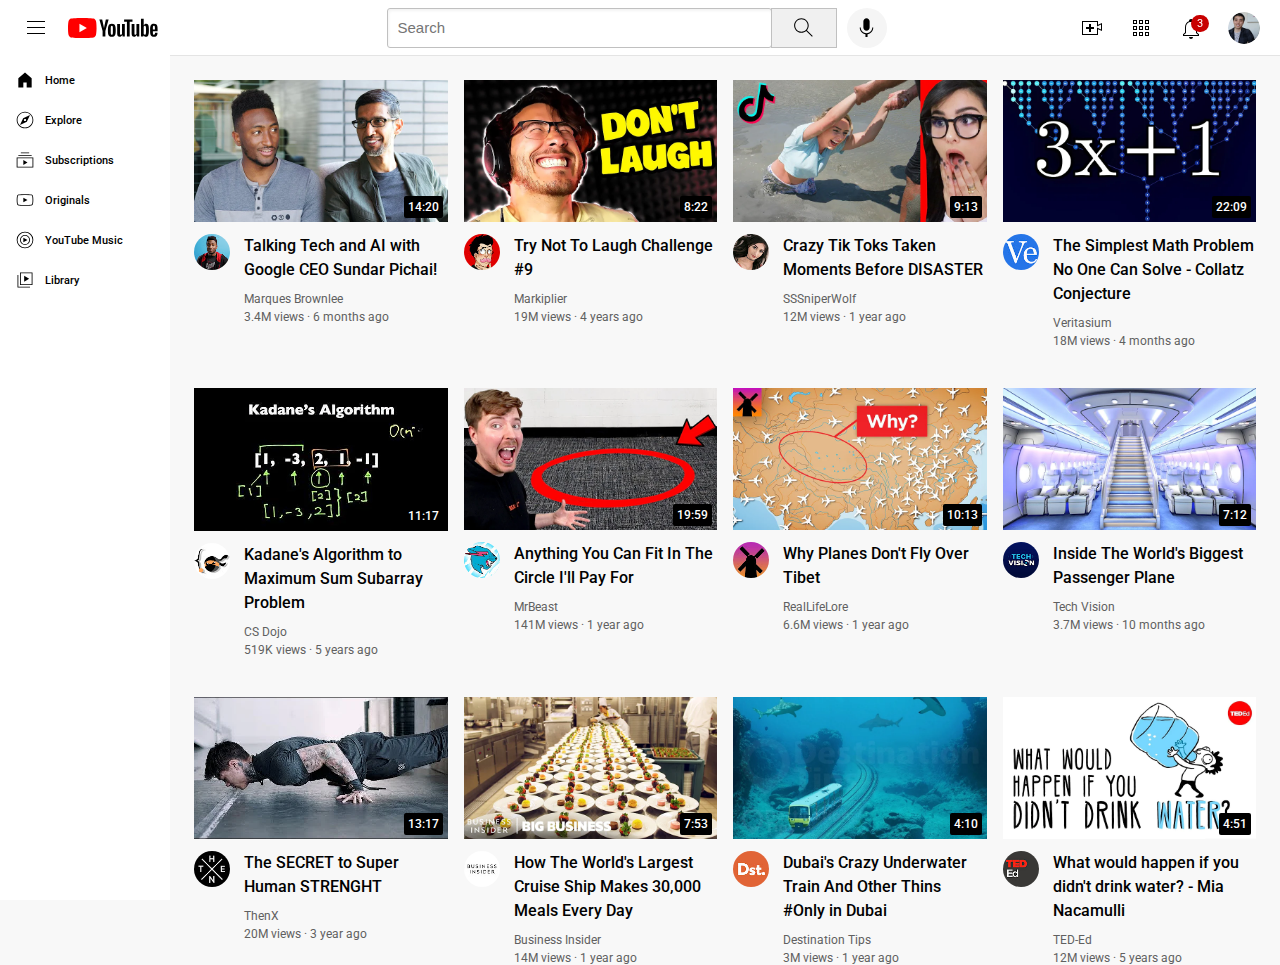
<file: index.html>
<!DOCTYPE html>
<html>

   <head>
      <title>YouTube.com Clone</title>
      <link rel="stylesheet" href="styles/header.css">
      <link rel="stylesheet" href="styles/video.css">
      <link rel="stylesheet" href="styles/general.css">
      <link rel="stylesheet" href="styles/sidebar.css">
      <link rel="preconnect" href="https://fonts.googleapis.com">
      <link rel="preconnect" href="https://fonts.gstatic.com" crossorigin>
      <link href="https://fonts.googleapis.com/css2?family=Roboto:wght@400;500;700&display=swap" rel="stylesheet">
      <meta name="viewport" content="width=device-width, initial-scale=1.0">
   </head>

   <body>
      <div class="header">
         <div class="left-section">
            <img class="hamburger-menu" src="icons/hamburger-menu.svg">
            <img class="youtube-logo" src="icons/youtube-logo.svg">
         </div>
         <div class="middle-section">
            <input class="search-bar" type="text" placeholder="Search">
            <button class="search-button">
               <img class="search-icon" src="icons/search.svg">
               <div class="tooltip">Search</div>
            </button>
            <button class="voice-search-button">
               <img class="voice-search-icon" src="icons/voice-search-icon.svg">
               <div class="tooltip">Search with your voice</div>
            </button>
         </div>
         <div class="right-section">
            <div class="upload-icon-container">
               <img class="upload-icon" src="icons/upload.svg">
               <div class="tooltip">Create</div>
            </div>
            <div class="youtube-apps-icon-div">
               <img class="youtube-apps-icon" src="icons/youtube-apps.svg">
               <div class="tooltip">YouTube apps</div>
            </div>

            <div class="notifications-icon-div">
               <img class="notifications-icon" src="icons/notifications.svg">
               <div class="notifications-count">3</div>
               <div class="tooltip">Notifications</div>
            </div>
            <img class="current-user-picture" src="channel-pictures/my-channel.jpeg">
         </div>
      </div>
      <div class="sidebar">
         <div class="sidebar-link">
            <img src="icons/home.svg">
            <div>Home</div>
         </div>
         <div class="sidebar-link">
            <img src="icons/explore.svg">
            <div>Explore</div>
         </div>
         <div class="sidebar-link">
            <img src="icons/subscriptions.svg">
            <div>Subscriptions</div>
         </div>
         <div class="sidebar-link">
            <img src="icons/originals.svg">
            <div>Originals</div>
         </div>
         <div class="sidebar-link">
            <img src="icons/youtube-music.svg">
            <div>YouTube Music</div>
         </div>
         <div class="sidebar-link">
            <img src="icons/library.svg">
            <div>Library</div>
         </div>
      </div>
      <main>
         <div class="video-grid">
            <div class="video-preview">
               <div class="thumbnail-row">
                  <a href="https://www.youtube.com/watch?v=n2RNcPRtAiY">
                     <img class="thumbnail" src="thumbnails/thumbnail-1.webp">
                  </a>
                  <div class="video-time">14:20</div>
               </div>
               <div class="video-info-grid">
                  <div class="channel-picture">
                     <a href="https://www.youtube.com/c/mkbhd">
                        <img src="channel-pictures/channel-1.jpeg" class="profile-picture">
                     </a>
                  </div>
                  <div class="video-info">
                     <p class="video-title">
                        <a href="https://www.youtube.com/watch?v=n2RNcPRtAiY">
                           Talking Tech and AI with Google CEO Sundar Pichai!
                        </a>
                     </p>
                     <p class="video-author">
                        <a href="https://www.youtube.com/c/mkbhd">
                           Marques Brownlee
                        </a>
                     </p>
                     <p class="video-stats">
                        3.4M views &#183; 6 months ago
                     </p>
                  </div>
               </div>
            </div>
            <div class="video-preview">
               <div class="thumbnail-row">
                  <a href="https://www.youtube.com/watch?v=mP0RAo9SKZk">
                     <img class="thumbnail" src="thumbnails/thumbnail-2.webp">
                  </a>
                  <div class="video-time">8:22</div>
               </div>
               <div class="video-info-grid">
                  <div class="channel-picture">
                     <a href="https://www.youtube.com/c/markiplier">
                        <img class="profile-picture" src="channel-pictures/channel-2.jpeg">
                     </a>
                  </div>
                  <div class="video-info">
                     <p class="video-title">
                        <a href="https://www.youtube.com/watch?v=mP0RAo9SKZk">
                           Try Not To Laugh Challenge #9
                        </a>
                     </p>
                     <p class="video-author">
                        <a href="https://www.youtube.com/c/markiplier">
                           Markiplier
                        </a>
                     </p>
                     <p class="video-stats">
                        19M views &#183; 4 years ago
                     </p>
                  </div>
               </div>
            </div>
            <div class="video-preview">
               <div class="thumbnail-row">
                  <a href="https://www.youtube.com/watch?v=FgjPQQeTh1w">
                     <img class="thumbnail" src="thumbnails/thumbnail-3.webp">
                  </a>
                  <div class="video-time">9:13</div>
               </div>
               <div class="video-info-grid">
                  <div class="channel-picture">
                     <a href="https://www.youtube.com/user/SSSniperWolf">
                        <img src="channel-pictures/channel-3.jpeg" class="profile-picture">
                     </a>
                  </div>
                  <div class="video-info">
                     <p class="video-title">
                        <a href="https://www.youtube.com/watch?v=FgjPQQeTh1w">
                           Crazy Tik Toks Taken Moments Before DISASTER
                        </a>
                     </p>
                     <p class="video-author">
                        <a href="https://www.youtube.com/user/SSSniperWolf">
                           SSSniperWolf
                        </a>
                     </p>
                     <p class="video-stats">
                        12M views &#183; 1 year ago
                     </p>
                  </div>
               </div>
            </div>
            <div class="video-preview">
               <div class="thumbnail-row">
                  <a href="https://www.youtube.com/watch?v=094y1Z2wpJg">
                     <img class="thumbnail" src="thumbnails/thumbnail-4.webp">
                  </a>
                  <div class="video-time">22:09</div>
               </div>
               <div class="video-info-grid">
                  <div class="channel-picture">
                     <a href="https://www.youtube.com/c/veritasium">
                        <img class="profile-picture" src="channel-pictures/channel-4.jpeg">
                     </a>
                  </div>
                  <div class="video-info">
                     <p class="video-title">
                        <a href="https://www.youtube.com/watch?v=094y1Z2wpJg">
                           The Simplest Math Problem No One Can Solve - Collatz Conjecture
                        </a>
                     </p>
                     <p class="video-author">
                        <a href="https://www.youtube.com/c/veritasium">
                           Veritasium

                        </a>
                     </p>
                     <p class="video-stats">
                        18M views &#183; 4 months ago
                     </p>
                  </div>
               </div>
            </div>
            <div class="video-preview">
               <div class="thumbnail-row">
                  <a href="https://www.youtube.com/watch?v=86CQq3pKSUw">
                     <img class="thumbnail" src="thumbnails/thumbnail-5.webp">
                  </a>
                  <div class="video-time">11:17</div>
               </div>
               <div class="video-info-grid">
                  <div class="channel-picture">
                     <a href="https://www.youtube.com/c/CSDojo">
                        <img src="channel-pictures/channel-5.jpeg" class="profile-picture">
                     </a>
                  </div>
                  <div class="video-info">
                     <p class="video-title">
                        <a href="https://www.youtube.com/watch?v=86CQq3pKSUw">
                           Kadane's Algorithm to Maximum Sum Subarray Problem
                        </a>
                     </p>
                     <p class="video-author">
                        <a href="https://www.youtube.com/c/CSDojo">
                           CS Dojo
                        </a>
                     </p>
                     <p class="video-stats">
                        519K views &#183; 5 years ago
                     </p>
                  </div>
               </div>
            </div>
            <div class="video-preview">
               <div class="thumbnail-row">
                  <a href="https://www.youtube.com/watch?v=yXWw0_UfSFg">
                     <img class="thumbnail" src="thumbnails/thumbnail-6.webp">
                  </a>
                  <div class="video-time">19:59</div>
               </div>
               <div class="video-info-grid">
                  <div class="channel-picture">
                     <a href="https://www.youtube.com/channel/UCX6OQ3DkcsbYNE6H8uQQuVA">
                        <img class="profile-picture" src="channel-pictures/channel-6.jpeg">
                     </a>
                  </div>
                  <div class="video-info">
                     <p class="video-title">
                        <a href="https://www.youtube.com/watch?v=yXWw0_UfSFg">
                           Anything You Can Fit In The Circle I'll Pay For
                        </a>
                     </p>
                     <p class="video-author">
                        <a href="https://www.youtube.com/channel/UCX6OQ3DkcsbYNE6H8uQQuVA">
                           MrBeast
                        </a>
                     </p>
                     <p class="video-stats">
                        141M views &#183; 1 year ago
                     </p>
                  </div>
               </div>
            </div>
            <div class="video-preview">
               <div class="thumbnail-row">
                  <a href="https://www.youtube.com/watch?v=fNVa1qMbF9Y">
                     <img class="thumbnail" src="thumbnails/thumbnail-7.webp">
                  </a>
                  <div class="video-time">10:13</div>
               </div>
               <div class="video-info-grid">
                  <div class="channel-picture">
                     <a href="https://www.youtube.com/channel/UCP5tjEmvPItGyLhmjdwP7Ww">
                        <img class="profile-picture" src="channel-pictures/channel-7.jpeg">
                     </a>
                  </div>
                  <div class="video-info">
                     <p class="video-title">
                        <a href="https://www.youtube.com/watch?v=fNVa1qMbF9Y">
                           Why Planes Don't Fly Over Tibet
                        </a>
                     </p>
                     <p class="video-author">
                        <a href="https://www.youtube.com/channel/UCP5tjEmvPItGyLhmjdwP7Ww">
                           RealLifeLore
                        </a>
                     </p>
                     <p class="video-stats">
                        6.6M views &#183; 1 year ago
                     </p>
                  </div>
               </div>
            </div>
            <div class="video-preview">
               <div class="thumbnail-row">
                  <a href="https://www.youtube.com/watch?v=lFm4EM1juls">
                     <img class="thumbnail" src="thumbnails/thumbnail-8.webp">
                  </a>
                  <div class="video-time">7:12</div>
               </div>
               <div class="video-info-grid">
                  <div class="channel-picture">
                     <a href="https://www.youtube.com/channel/UCHAK6CyegY22Zj2GWrcaIxg">
                        <img class="profile-picture" src="channel-pictures/channel-8.jpeg">
                     </a>
                  </div>
                  <div class="video-info">
                     <p class="video-title">
                        <a href="https://www.youtube.com/watch?v=lFm4EM1juls">
                           Inside The World's Biggest Passenger Plane
                        </a>
                     </p>
                     <p class="video-author">
                        <a href="https://www.youtube.com/channel/UCHAK6CyegY22Zj2GWrcaIxg">
                           Tech Vision
                        </a>
                     </p>
                     <p class="video-stats">
                        3.7M views &#183; 10 months ago
                     </p>
                  </div>
               </div>
            </div>
            <div class="video-preview">
               <div class="thumbnail-row">
                  <a href="https://www.youtube.com/watch?v=ixmxOlcrlUc">
                     <img class="thumbnail" src="thumbnails/thumbnail-9.webp">
                  </a>
                  <div class="video-time">13:17</div>
               </div>
               <div class="video-info-grid">
                  <div class="channel-picture">
                     <a href="https://www.youtube.com/c/OFFICIALTHENXSTUDIOS">
                        <img class="profile-picture" src="channel-pictures/channel-9.jpeg">
                     </a>
                  </div>
                  <div class="video-info">
                     <p class="video-title">
                        <a href="https://www.youtube.com/watch?v=ixmxOlcrlUc">
                           The SECRET to Super Human STRENGHT
                        </a>
                     </p>
                     <p class="video-author">
                        <a href="https://www.youtube.com/c/OFFICIALTHENXSTUDIOS">
                           ThenX
                        </a>
                     </p>
                     <p class="video-stats">
                        20M views &#183; 3 year ago
                     </p>
                  </div>
               </div>
            </div>
            <div class="video-preview">
               <div class="thumbnail-row">
                  <a href="https://www.youtube.com/watch?v=R2vXbFp5C9o">
                     <img class="thumbnail" src="thumbnails/thumbnail-10.webp">
                  </a>
                  <div class="video-time">7:53</div>
               </div>
               <div class="video-info-grid">
                  <div class="channel-picture">
                     <a href="https://www.youtube.com/user/businessinsider">
                        <img class="profile-picture" src="channel-pictures/channel-10.jpeg">
                     </a>
                  </div>
                  <div class="video-info">
                     <p class="video-title">
                        <a href="https://www.youtube.com/watch?v=R2vXbFp5C9o">
                           How The World's Largest Cruise Ship Makes 30,000 Meals Every Day
                        </a>
                     </p>
                     <p class="video-author">
                        <a href="https://www.youtube.com/user/businessinsider">
                           Business Insider
                        </a>
                     </p>
                     <p class="video-stats">
                        14M views &#183; 1 year ago
                     </p>
                  </div>
               </div>
            </div>
            <div class="video-preview">
               <div class="thumbnail-row">
                  <a href="https://www.youtube.com/watch?v=0nZuYyXET3s">
                     <img class="thumbnail" src="thumbnails/thumbnail-11.webp">
                  </a>
                  <div class="video-time">4:10</div>
               </div>
               <div class="video-info-grid">
                  <div class="channel-picture">
                     <a href="https://www.youtube.com/c/Destinationtips">
                        <img class="profile-picture" src="channel-pictures/channel-11.jpeg">
                     </a>
                  </div>
                  <div class="video-info">
                     <p class="video-title">
                        <a href="https://www.youtube.com/watch?v=0nZuYyXET3s">
                           Dubai's Crazy Underwater Train And Other Thins #Only in Dubai
                        </a>
                     </p>
                     <p class="video-author">
                        <a href="https://www.youtube.com/c/Destinationtips">
                           Destination Tips
                        </a>
                     </p>
                     <p class="video-stats">
                        3M views &#183; 1 year ago
                     </p>
                  </div>
               </div>
            </div>
            <div class="video-preview">
               <div class="thumbnail-row">
                  <a href="https://www.youtube.com/watch?v=9iMGFqMmUFs">
                     <img class="thumbnail" src="thumbnails/thumbnail-12.webp">
                  </a>
                  <div class="video-time">4:51</div>
               </div>
               <div class="video-info-grid">
                  <div class="channel-picture">
                     <a href="https://www.youtube.com/teded">
                        <img class="profile-picture" src="channel-pictures/channel-12.jpeg">
                     </a>
                  </div>
                  <div class="video-info">
                     <p class="video-title">
                        <a href="https://www.youtube.com/watch?v=9iMGFqMmUFs">
                           What would happen if you didn't drink water? - Mia Nacamulli
                        </a>
                     </p>
                     <p class="video-author">
                        <a href="https://www.youtube.com/teded">
                           TED-Ed
                        </a>
                     </p>
                     <p class="video-stats">
                        12M views &#183; 5 years ago
                     </p>
                  </div>
               </div>
            </div>
         </div>
      </main>

   </body>

</html>
</file>
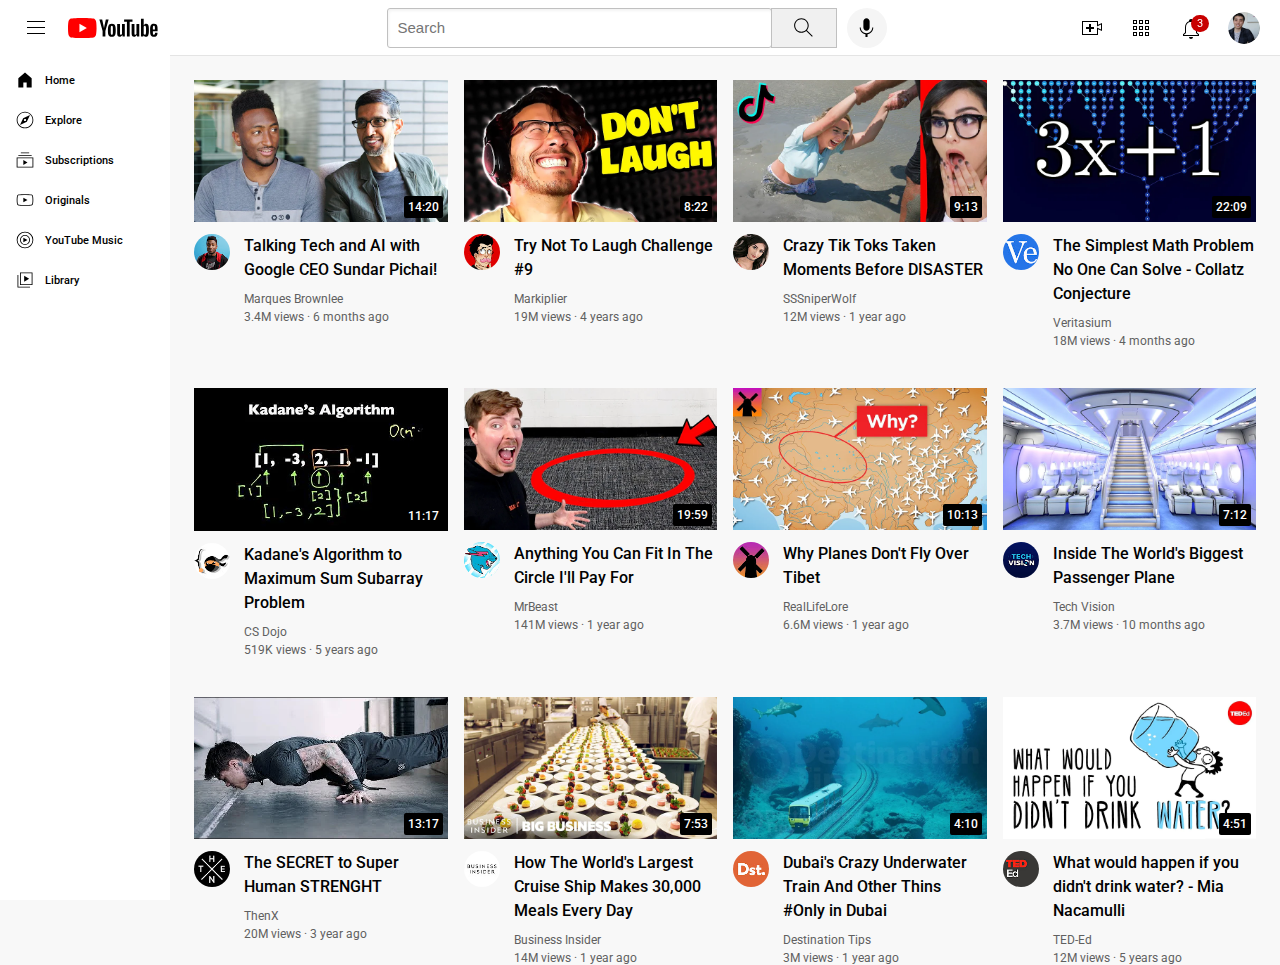
<file: youtube.html>
<!DOCTYPE html>
<html>

   <head>
      <title>YouTube.com Clone</title>
      <link rel="stylesheet" href="styles/header.css">
      <link rel="stylesheet" href="styles/video.css">
      <link rel="stylesheet" href="styles/general.css">
      <link rel="stylesheet" href="styles/sidebar.css">
      <link rel="preconnect" href="https://fonts.googleapis.com">
      <link rel="preconnect" href="https://fonts.gstatic.com" crossorigin>
      <link href="https://fonts.googleapis.com/css2?family=Roboto:wght@400;500;700&display=swap" rel="stylesheet">
   </head>

   <body>
      <div class="header">
         <div class="left-section">
            <img class="hamburger-menu" src="icons/hamburger-menu.svg">
            <img class="youtube-logo" src="icons/youtube-logo.svg">
         </div>
         <div class="middle-section">
            <input class="search-bar" type="text" placeholder="Search">
            <button class="search-button">
               <img class="search-icon" src="icons/search.svg">
               <div class="tooltip">Search</div>
            </button>
            <button class="voice-search-button">
               <img class="voice-search-icon" src="icons/voice-search-icon.svg">
               <div class="tooltip">Search with your voice</div>
            </button>
         </div>
         <div class="right-section">
            <div class="upload-icon-container">
               <img class="upload-icon" src="icons/upload.svg">
               <div class="tooltip">Create</div>
            </div>
            <div class="youtube-apps-icon-div">
               <img class="youtube-apps-icon" src="icons/youtube-apps.svg">
               <div class="tooltip">YouTube apps</div>
            </div>

            <div class="notifications-icon-div">
               <img class="notifications-icon" src="icons/notifications.svg">
               <div class="notifications-count">3</div>
               <div class="tooltip">Notifications</div>
            </div>
            <img class="current-user-picture" src="channel-pictures/my-channel.jpeg">
         </div>
      </div>
      <div class="sidebar">
         <div class="sidebar-link">
            <img src="icons/home.svg">
            <div>Home</div>
         </div>
         <div class="sidebar-link">
            <img src="icons/explore.svg">
            <div>Explore</div>
         </div>
         <div class="sidebar-link">
            <img src="icons/subscriptions.svg">
            <div>Subscriptions</div>
         </div>
         <div class="sidebar-link">
            <img src="icons/originals.svg">
            <div>Originals</div>
         </div>
         <div class="sidebar-link">
            <img src="icons/youtube-music.svg">
            <div>YouTube Music</div>
         </div>
         <div class="sidebar-link">
            <img src="icons/library.svg">
            <div>Library</div>
         </div>
      </div>
      <main>
         <div class="video-grid">
            <div class="video-preview">
               <div class="thumbnail-row">
                  <a href="https://www.youtube.com/watch?v=n2RNcPRtAiY">
                     <img class="thumbnail" src="thumbnails/thumbnail-1.webp">
                  </a>
                  <div class="video-time">14:20</div>
               </div>
               <div class="video-info-grid">
                  <div class="channel-picture">
                     <a href="https://www.youtube.com/c/mkbhd">
                        <img src="channel-pictures/channel-1.jpeg" class="profile-picture">
                     </a>
                  </div>
                  <div class="video-info">
                     <p class="video-title">
                        <a href="https://www.youtube.com/watch?v=n2RNcPRtAiY">
                           Talking Tech and AI with Google CEO Sundar Pichai!
                        </a>
                     </p>
                     <p class="video-author">
                        <a href="https://www.youtube.com/c/mkbhd">
                           Marques Brownlee
                        </a>
                     </p>
                     <p class="video-stats">
                        3.4M views &#183; 6 months ago
                     </p>
                  </div>
               </div>
            </div>
            <div class="video-preview">
               <div class="thumbnail-row">
                  <a href="https://www.youtube.com/watch?v=mP0RAo9SKZk">
                     <img class="thumbnail" src="thumbnails/thumbnail-2.webp">
                  </a>
                  <div class="video-time">8:22</div>
               </div>
               <div class="video-info-grid">
                  <div class="channel-picture">
                     <a href="https://www.youtube.com/c/markiplier">
                        <img class="profile-picture" src="channel-pictures/channel-2.jpeg">
                     </a>
                  </div>
                  <div class="video-info">
                     <p class="video-title">
                        <a href="https://www.youtube.com/watch?v=mP0RAo9SKZk">
                           Try Not To Laugh Challenge #9
                        </a>
                     </p>
                     <p class="video-author">
                        <a href="https://www.youtube.com/c/markiplier">
                           Markiplier
                        </a>
                     </p>
                     <p class="video-stats">
                        19M views &#183; 4 years ago
                     </p>
                  </div>
               </div>
            </div>
            <div class="video-preview">
               <div class="thumbnail-row">
                  <a href="https://www.youtube.com/watch?v=FgjPQQeTh1w">
                     <img class="thumbnail" src="thumbnails/thumbnail-3.webp">
                  </a>
                  <div class="video-time">9:13</div>
               </div>
               <div class="video-info-grid">
                  <div class="channel-picture">
                     <a href="https://www.youtube.com/user/SSSniperWolf">
                        <img src="channel-pictures/channel-3.jpeg" class="profile-picture">
                     </a>
                  </div>
                  <div class="video-info">
                     <p class="video-title">
                        <a href="https://www.youtube.com/watch?v=FgjPQQeTh1w">
                           Crazy Tik Toks Taken Moments Before DISASTER
                        </a>
                     </p>
                     <p class="video-author">
                        <a href="https://www.youtube.com/user/SSSniperWolf">
                           SSSniperWolf
                        </a>
                     </p>
                     <p class="video-stats">
                        12M views &#183; 1 year ago
                     </p>
                  </div>
               </div>
            </div>
            <div class="video-preview">
               <div class="thumbnail-row">
                  <a href="https://www.youtube.com/watch?v=094y1Z2wpJg">
                     <img class="thumbnail" src="thumbnails/thumbnail-4.webp">
                  </a>
                  <div class="video-time">22:09</div>
               </div>
               <div class="video-info-grid">
                  <div class="channel-picture">
                     <a href="https://www.youtube.com/c/veritasium">
                        <img class="profile-picture" src="channel-pictures/channel-4.jpeg">
                     </a>
                  </div>
                  <div class="video-info">
                     <p class="video-title">
                        <a href="https://www.youtube.com/watch?v=094y1Z2wpJg">
                           The Simplest Math Problem No One Can Solve - Collatz Conjecture
                        </a>
                     </p>
                     <p class="video-author">
                        <a href="https://www.youtube.com/c/veritasium">
                           Veritasium

                        </a>
                     </p>
                     <p class="video-stats">
                        18M views &#183; 4 months ago
                     </p>
                  </div>
               </div>
            </div>
            <div class="video-preview">
               <div class="thumbnail-row">
                  <a href="https://www.youtube.com/watch?v=86CQq3pKSUw">
                     <img class="thumbnail" src="thumbnails/thumbnail-5.webp">
                  </a>
                  <div class="video-time">11:17</div>
               </div>
               <div class="video-info-grid">
                  <div class="channel-picture">
                     <a href="https://www.youtube.com/c/CSDojo">
                        <img src="channel-pictures/channel-5.jpeg" class="profile-picture">
                     </a>
                  </div>
                  <div class="video-info">
                     <p class="video-title">
                        <a href="https://www.youtube.com/watch?v=86CQq3pKSUw">
                           Kadane's Algorithm to Maximum Sum Subarray Problem
                        </a>
                     </p>
                     <p class="video-author">
                        <a href="https://www.youtube.com/c/CSDojo">
                           CS Dojo
                        </a>
                     </p>
                     <p class="video-stats">
                        519K views &#183; 5 years ago
                     </p>
                  </div>
               </div>
            </div>
            <div class="video-preview">
               <div class="thumbnail-row">
                  <a href="https://www.youtube.com/watch?v=yXWw0_UfSFg">
                     <img class="thumbnail" src="thumbnails/thumbnail-6.webp">
                  </a>
                  <div class="video-time">19:59</div>
               </div>
               <div class="video-info-grid">
                  <div class="channel-picture">
                     <a href="https://www.youtube.com/channel/UCX6OQ3DkcsbYNE6H8uQQuVA">
                        <img class="profile-picture" src="channel-pictures/channel-6.jpeg">
                     </a>
                  </div>
                  <div class="video-info">
                     <p class="video-title">
                        <a href="https://www.youtube.com/watch?v=yXWw0_UfSFg">
                           Anything You Can Fit In The Circle I'll Pay For
                        </a>
                     </p>
                     <p class="video-author">
                        <a href="https://www.youtube.com/channel/UCX6OQ3DkcsbYNE6H8uQQuVA">
                           MrBeast
                        </a>
                     </p>
                     <p class="video-stats">
                        141M views &#183; 1 year ago
                     </p>
                  </div>
               </div>
            </div>
            <div class="video-preview">
               <div class="thumbnail-row">
                  <a href="https://www.youtube.com/watch?v=fNVa1qMbF9Y">
                     <img class="thumbnail" src="thumbnails/thumbnail-7.webp">
                  </a>
                  <div class="video-time">10:13</div>
               </div>
               <div class="video-info-grid">
                  <div class="channel-picture">
                     <a href="https://www.youtube.com/channel/UCP5tjEmvPItGyLhmjdwP7Ww">
                        <img class="profile-picture" src="channel-pictures/channel-7.jpeg">
                     </a>
                  </div>
                  <div class="video-info">
                     <p class="video-title">
                        <a href="https://www.youtube.com/watch?v=fNVa1qMbF9Y">
                           Why Planes Don't Fly Over Tibet
                        </a>
                     </p>
                     <p class="video-author">
                        <a href="https://www.youtube.com/channel/UCP5tjEmvPItGyLhmjdwP7Ww">
                           RealLifeLore
                        </a>
                     </p>
                     <p class="video-stats">
                        6.6M views &#183; 1 year ago
                     </p>
                  </div>
               </div>
            </div>
            <div class="video-preview">
               <div class="thumbnail-row">
                  <a href="https://www.youtube.com/watch?v=lFm4EM1juls">
                     <img class="thumbnail" src="thumbnails/thumbnail-8.webp">
                  </a>
                  <div class="video-time">7:12</div>
               </div>
               <div class="video-info-grid">
                  <div class="channel-picture">
                     <a href="https://www.youtube.com/channel/UCHAK6CyegY22Zj2GWrcaIxg">
                        <img class="profile-picture" src="channel-pictures/channel-8.jpeg">
                     </a>
                  </div>
                  <div class="video-info">
                     <p class="video-title">
                        <a href="https://www.youtube.com/watch?v=lFm4EM1juls">
                           Inside The World's Biggest Passenger Plane
                        </a>
                     </p>
                     <p class="video-author">
                        <a href="https://www.youtube.com/channel/UCHAK6CyegY22Zj2GWrcaIxg">
                           Tech Vision
                        </a>
                     </p>
                     <p class="video-stats">
                        3.7M views &#183; 10 months ago
                     </p>
                  </div>
               </div>
            </div>
            <div class="video-preview">
               <div class="thumbnail-row">
                  <a href="https://www.youtube.com/watch?v=ixmxOlcrlUc">
                     <img class="thumbnail" src="thumbnails/thumbnail-9.webp">
                  </a>
                  <div class="video-time">13:17</div>
               </div>
               <div class="video-info-grid">
                  <div class="channel-picture">
                     <a href="https://www.youtube.com/c/OFFICIALTHENXSTUDIOS">
                        <img class="profile-picture" src="channel-pictures/channel-9.jpeg">
                     </a>
                  </div>
                  <div class="video-info">
                     <p class="video-title">
                        <a href="https://www.youtube.com/watch?v=ixmxOlcrlUc">
                           The SECRET to Super Human STRENGHT
                        </a>
                     </p>
                     <p class="video-author">
                        <a href="https://www.youtube.com/c/OFFICIALTHENXSTUDIOS">
                           ThenX
                        </a>
                     </p>
                     <p class="video-stats">
                        20M views &#183; 3 year ago
                     </p>
                  </div>
               </div>
            </div>
            <div class="video-preview">
               <div class="thumbnail-row">
                  <a href="https://www.youtube.com/watch?v=R2vXbFp5C9o">
                     <img class="thumbnail" src="thumbnails/thumbnail-10.webp">
                  </a>
                  <div class="video-time">7:53</div>
               </div>
               <div class="video-info-grid">
                  <div class="channel-picture">
                     <a href="https://www.youtube.com/user/businessinsider">
                        <img class="profile-picture" src="channel-pictures/channel-10.jpeg">
                     </a>
                  </div>
                  <div class="video-info">
                     <p class="video-title">
                        <a href="https://www.youtube.com/watch?v=R2vXbFp5C9o">
                           How The World's Largest Cruise Ship Makes 30,000 Meals Every Day
                        </a>
                     </p>
                     <p class="video-author">
                        <a href="https://www.youtube.com/user/businessinsider">
                           Business Insider
                        </a>
                     </p>
                     <p class="video-stats">
                        14M views &#183; 1 year ago
                     </p>
                  </div>
               </div>
            </div>
            <div class="video-preview">
               <div class="thumbnail-row">
                  <a href="https://www.youtube.com/watch?v=0nZuYyXET3s">
                     <img class="thumbnail" src="thumbnails/thumbnail-11.webp">
                  </a>
                  <div class="video-time">4:10</div>
               </div>
               <div class="video-info-grid">
                  <div class="channel-picture">
                     <a href="https://www.youtube.com/c/Destinationtips">
                        <img class="profile-picture" src="channel-pictures/channel-11.jpeg">
                     </a>
                  </div>
                  <div class="video-info">
                     <p class="video-title">
                        <a href="https://www.youtube.com/watch?v=0nZuYyXET3s">
                           Dubai's Crazy Underwater Train And Other Thins #Only in Dubai
                        </a>
                     </p>
                     <p class="video-author">
                        <a href="https://www.youtube.com/c/Destinationtips">
                           Destination Tips
                        </a>
                     </p>
                     <p class="video-stats">
                        3M views &#183; 1 year ago
                     </p>
                  </div>
               </div>
            </div>
            <div class="video-preview">
               <div class="thumbnail-row">
                  <a href="https://www.youtube.com/watch?v=9iMGFqMmUFs">
                     <img class="thumbnail" src="thumbnails/thumbnail-12.webp">
                  </a>
                  <div class="video-time">4:51</div>
               </div>
               <div class="video-info-grid">
                  <div class="channel-picture">
                     <a href="https://www.youtube.com/teded">
                        <img class="profile-picture" src="channel-pictures/channel-12.jpeg">
                     </a>
                  </div>
                  <div class="video-info">
                     <p class="video-title">
                        <a href="https://www.youtube.com/watch?v=9iMGFqMmUFs">
                           What would happen if you didn't drink water? - Mia Nacamulli
                        </a>
                     </p>
                     <p class="video-author">
                        <a href="https://www.youtube.com/teded">
                           TED-Ed
                        </a>
                     </p>
                     <p class="video-stats">
                        12M views &#183; 5 years ago
                     </p>
                  </div>
               </div>
            </div>
         </div>
      </main>

   </body>

</html>
</file>
<file: styles/header.css>
.header {
  height: 55px;
  display: flex;
  flex-direction: row;
  justify-content: space-between;
  position: fixed;
  top: 0;
  left: 0;
  right: 0;
  background-color: white;
  border-bottom-width: 1px;
  border-bottom-style: solid;
  border-bottom-color: rgb(228, 228, 228);
  z-index: 100;
}
.left-section {
  display: flex;
  align-items: center;
}
.youtube-logo {
  height: 20px;
}
.hamburger-menu {
  height: 24px;
  margin-left: 24px;
  margin-right: 20px;
}
.middle-section {
  display: flex;
  align-items: center;
  flex: 1;
  margin-left: 70px;
  margin-right: 35px;
  max-width: 500px;
}

.search-bar {
  flex: 1;
  height: 36px;
  padding-left: 10px;
  font-size: 15px;
  border: 1px solid rgb(192, 192, 192);
  border-radius: 3px;
  box-shadow: inset 1px 2px 3px rgba(0, 0, 0, 0.05);
  width: 0;
}
@media (max-width: 550px) {
  .search-bar {
    opacity: 0;
    pointer-events: none;
    margin-left: -60px;
  }
}
.search-bar::placeholder {
  font-size: 15px;
}
.search-bar:focus {
  outline: none;
}
.search-button {
  height: 40px;
  width: 66px;
  background-color: rgb(240, 240, 240);
  border-width: 1px;
  border-style: solid;
  border-color: rgb(192, 192, 192);
  margin-left: -1px;
  margin-right: 10px;
}
.voice-search-button,
.search-button,
.upload-icon-container,
.youtube-apps-icon-div,
.notifications-icon-div {
  display: flex;
  justify-content: center;
  align-items: center;
  position: relative;
}
.search-button .tooltip,
.voice-search-button .tooltip,
.upload-icon-container .tooltip,
.youtube-apps-icon-div .tooltip,
.notifications-icon-div .tooltip {
  position: absolute;
  background-color: gray;
  color: white;
  padding: 4px 8px;
  border-radius: 2px;
  font-size: 12px;
  bottom: -30px;
  opacity: 0;
  transition: all 0.15s;
  pointer-events: none;
  white-space: nowrap;
}
.search-button:hover,
.voice-search-button:hover,
.upload-icon-container:hover,
.youtube-apps-icon-div:hover,
.notifications-icon-div:hover,
.current-user-picture:hover {
  cursor: pointer;
}
.search-button:hover .tooltip,
.voice-search-button:hover .tooltip,
.upload-icon-container:hover .tooltip,
.youtube-apps-icon-div:hover .tooltip,
.notifications-icon-div:hover .tooltip {
  opacity: 1;
}
.search-icon {
  height: 25px;
}
.voice-search-button {
  height: 40px;
  width: 40px;
  border-radius: 20px;
  border: none;
  background-color: rgb(245, 245, 245);
}
.voice-search-icon {
  height: 25px;
}
.right-section {
  width: 180px;
  margin-right: 20px;
  display: flex;
  align-items: center;
  justify-content: space-between;
  flex-shrink: 0;
}
@media (max-width: 600px) {
  .right-section {
    flex: 1;
  }
  .upload-icon,
  .youtube-apps-icon,
  .notifications-icon,
  .current-user-picture {
    margin-right: 15px;
  }
  .notifications-count {
    margin-right: 15px;
  }
  body {
    padding-bottom: 50px;
  }
}
.upload-icon {
  height: 24px;
}
.youtube-apps-icon {
  height: 24px;
}
.notifications-icon {
  height: 24px;
}
.notifications-icon-div {
  position: relative;
  margin-top: 2px;
}
.notifications-count {
  position: absolute;
  top: -2px;
  right: -6px;
  background-color: rgb(200, 0, 0);
  color: white;
  font-size: 11px;
  padding: 2px 6px;
  border-radius: 15px;
}
.current-user-picture {
  height: 32px;
  border-radius: 16px;
}
</file>
<file: styles/video.css>
.thumbnail {
  width: 100%;
}

.video-title {
  margin-top: 0;
  font-size: 14px;
  font-weight: 500;
  line-height: 20px;
  margin-bottom: 10px;
}
@media (min-width: 1000px) {
  .video-title {
    font-size: 16px;
    line-height: 24px;
  }
}

.video-info-grid {
  display: grid;
  grid-template-columns: 50px 1fr;
  position: relative;
}

.channel-picture {
  width: 50px;
}

.profile-picture {
  width: 36px;
  border-radius: 50px;
}

.thumbnail-row {
  margin-bottom: 8px;
  position: relative;
}

.video-author,
.video-stats {
  font-size: 12px;
  color: #606060;
}

.video-author {
  margin-bottom: 4px;
}

.video-grid {
  display: grid;
  grid-template-columns: 1fr 1fr 1fr;
  column-gap: 16px;
  row-gap: 40px;
}
@media (max-width: 750px) {
  .video-grid {
    grid-template-columns: 1fr 1fr;
  }
}
@media (min-width: 751px) and (max-width: 999px) {
  .video-grid {
    grid-template-columns: 1fr 1fr 1fr;
  }
}
@media (min-width: 1000px) {
  .video-grid {
    grid-template-columns: 1fr 1fr 1fr 1fr;
  }
}
@media (max-width: 550px) {
  .video-grid {
    grid-template-columns: 1fr;
  }
}

.video-time {
  font-size: 12px;
  font-weight: 500;
  padding: 4px;
  position: absolute;
  background-color: black;
  color: white;
  bottom: 8px;
  right: 5px;
  border-radius: 2px;
}
.channel-picture-tooltip {
  position: relative;
  pointer-events: none;
}
.channel-info {
  display: flex;
  position: absolute;
  bottom: -45px;
  left: 40px;
  background-color: white;
  border-radius: 5px;
  box-shadow: 0px 0px 5px rgba(0, 0, 0, 0.15);
  padding: 10px;
  opacity: 0;
  transition: all 0.15s;
}
.channel-picture:hover .channel-info {
  opacity: 1;
}
.channel-name {
  display: block;
}
.channel-stats {
  display: flex;
  flex-direction: column;
  white-space: nowrap;
}
.profile-picture {
  margin-right: 10px;
  position: relative;
}
.channel-name {
  font-size: 15px;
  font-weight: bold;
}
.channel-subscribers {
  margin-top: 4px;
  font-size: 13px;
  color: #606060;
}
</file>
<file: styles/general.css>
p {
  margin-top: 0;
  margin-bottom: 0;
}
body {
  margin: 0;
  padding-top: 80px;
  padding-left: 96px;
  padding-right: 24px;
  background-color: rgb(248, 248, 248);
  font-family: Roboto, Arial;
}
.video-title a {
  text-decoration: none;
  color: black;
}
.video-author a {
  text-decoration: none;
  color: #606060;
}
</file>
<file: styles/sidebar.css>
.sidebar {
  position: fixed;
  left: 0;
  bottom: 0;
  top: 55px;
  width: 72px;
  background-color: white;
  z-index: 200;
  padding-top: 5px;
}
.sidebar-link {
  height: 40px;
  display: flex;
  flex-direction: column;
  justify-content: center;
  align-items: center;
}
.sidebar-link:hover {
  background-color: rgb(235, 235, 235);
  cursor: pointer;
}
.sidebar-link img {
  height: 24px;
}
.sidebar-link div {
  font-size: 10px;
  margin-top: 5px;
}
@media (min-width: 1200px) {
  .sidebar {
    width: 170px;
  }
  body {
    padding-left: 194px;
  }
  .sidebar-link {
    padding-left: 15px;
    flex-direction: row;
    justify-content: left;
  }
  .sidebar-link img {
    margin-right: 10px;
    height: 20px;
  }
  .sidebar-link div {
    margin-top: 0;
    font-weight: 500;
    font-size: 11px;
  }
}
@media (max-width: 1200px) {
  .sidebar-link {
    height: 74px;
    display: flex;
    flex-direction: column;
    justify-content: center;
    align-items: center;
  }
  .sidebar-link:hover {
    background-color: rgb(235, 235, 235);
    cursor: pointer;
  }
  .sidebar-link img {
    height: 24px;
  }
  .sidebar-link div {
    font-size: 10px;
    margin-top: 5px;
  }
}
</file>
